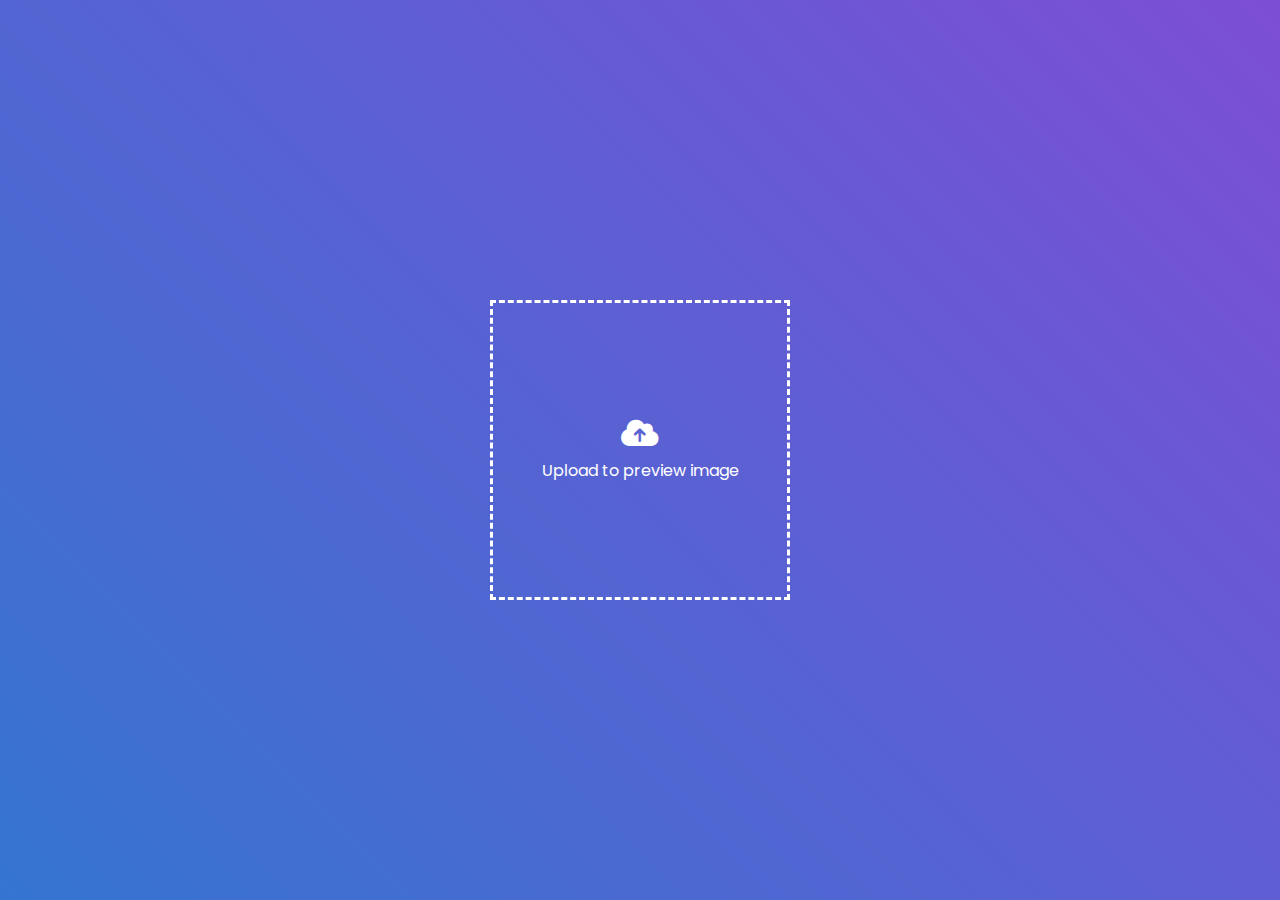
<file: blobBase/index.html>
<!DOCTYPE html>
<html lang="en">
<head>
    <meta charset="UTF-8">
    <meta name="viewport" content="width=device-width, initial-scale=1.0">
    <title>Document</title>
    <link rel="stylesheet" href="./style.css">
    <link rel="stylesheet" href="https://cdnjs.cloudflare.com/ajax/libs/font-awesome/6.5.2/css/all.min.css">
    <link href="https://fonts.googleapis.com/css2?family=Poppins:ital,wght@0,100;0,200;0,300;0,400;0,500;0,600;0,700;0,800;0,900;1,100;1,200;1,300;1,400;1,500;1,600;1,700;1,800;1,900&display=swap" rel="stylesheet">
</head>
<body>
    <span></span>
    <div class="container">
        <label for="my-picture">
            <i class="fa-solid fa-cloud-arrow-up"></i>
            <p>Upload to preview image</p>
            
        </label>
        <input type="file" hidden id="my-picture">
    </div>
</body>
<script src="./main.js"></script>

</html>
</file>
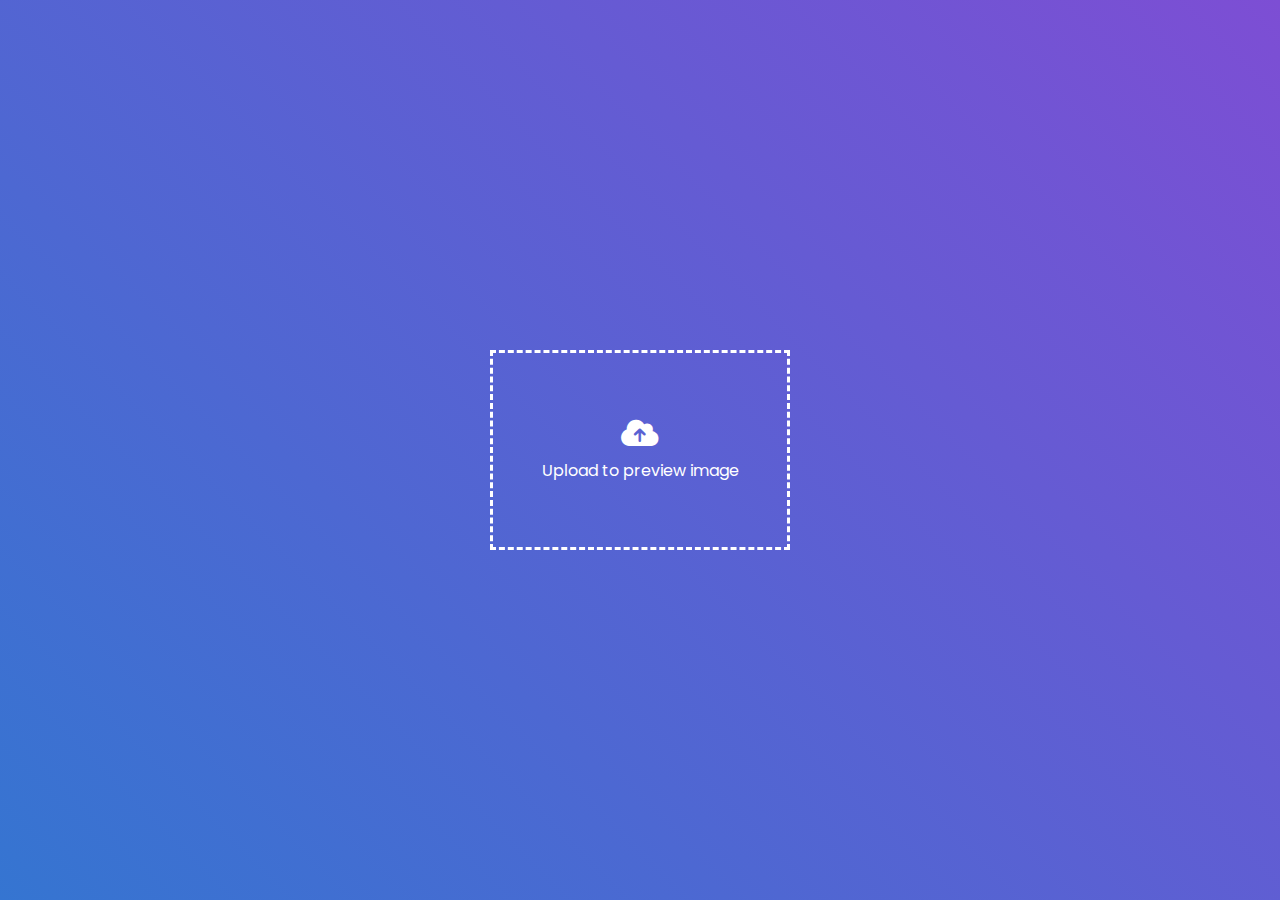
<file: blobBase64/index.html>
<!DOCTYPE html>
<html lang="en">
<head>
    <meta charset="UTF-8">
    <meta name="viewport" content="width=device-width, initial-scale=1.0">
    <title>Document</title>
    <link href="https://fonts.googleapis.com/css2?family=Poppins:ital,wght@0,100;0,200;0,300;0,400;0,500;0,600;0,700;0,800;0,900;1,100;1,200;1,300;1,400;1,500;1,600;1,700;1,800;1,900&display=swap" rel="stylesheet">
    <link rel="stylesheet" href="https://cdnjs.cloudflare.com/ajax/libs/font-awesome/6.5.2/css/all.min.css">
    <link rel="stylesheet" href="./assets/css/style.css">
</head>
<body>
    <div class="container">
        <label for="my-picture">
            <i class="fa-solid fa-cloud-arrow-up"></i>
            <p>Upload to preview image</p>
        </label>
        <input type="file" hidden id="my-picture">
    </div>
</body>
<script src="./assets/css/style.css">

</script>
</html>
</file>
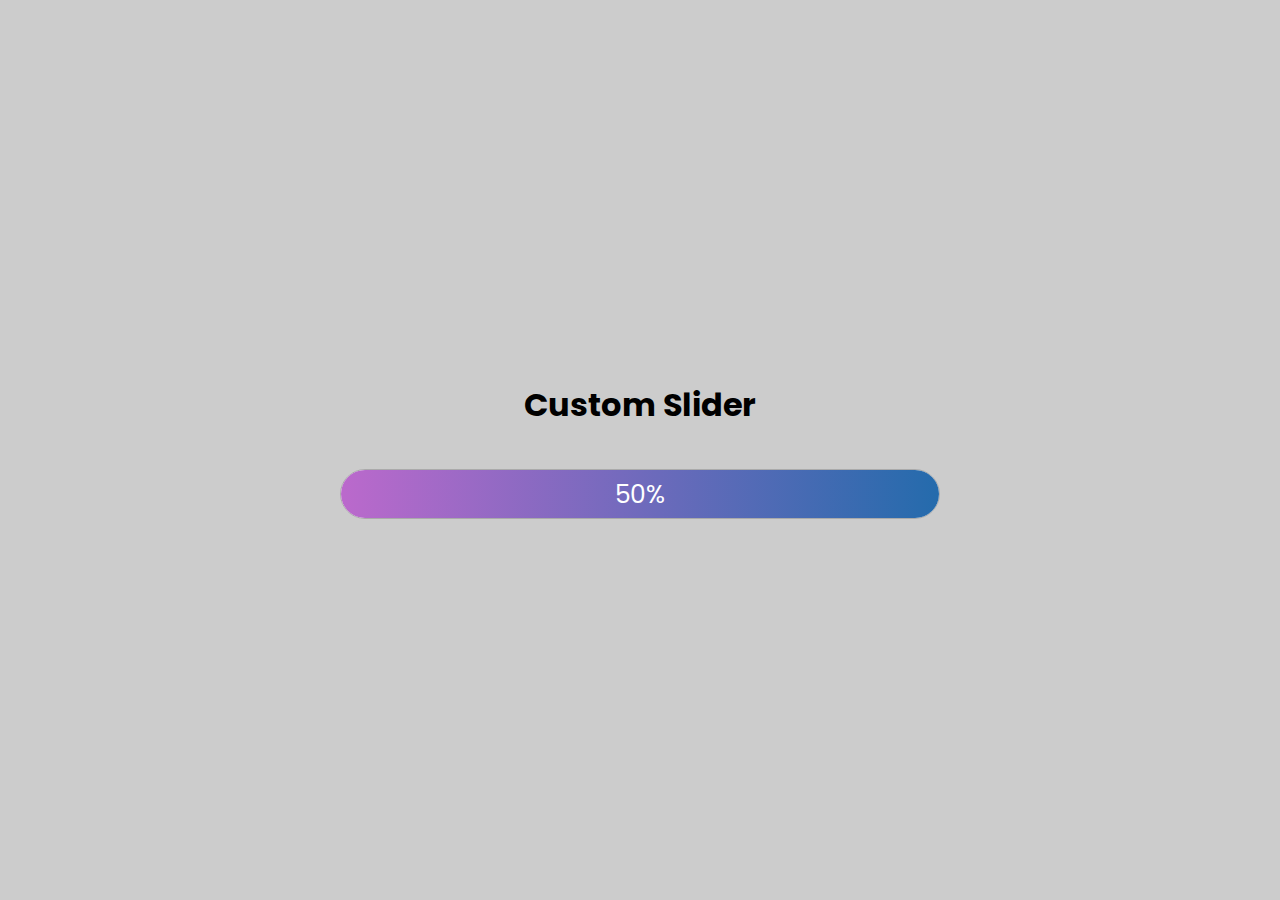
<file: CustomRanger/index.html>
<!DOCTYPE html>
<html lang="en">
<head>
    <meta charset="UTF-8">
    <meta name="viewport" content="width=device-width, initial-scale=1.0">
    <title>Document</title>
    <link rel="stylesheet" href="./assets/css/style.css">
</head>
<body>
    <h1>Custom Slider</h1>
    <div class="range">
        <div class="process">
            <span>50%</span>
        </div>
    </div>
    <!-- <input type="range"> -->
     
</body>
<script src="./js/main.js"></script>
</html>
</file>
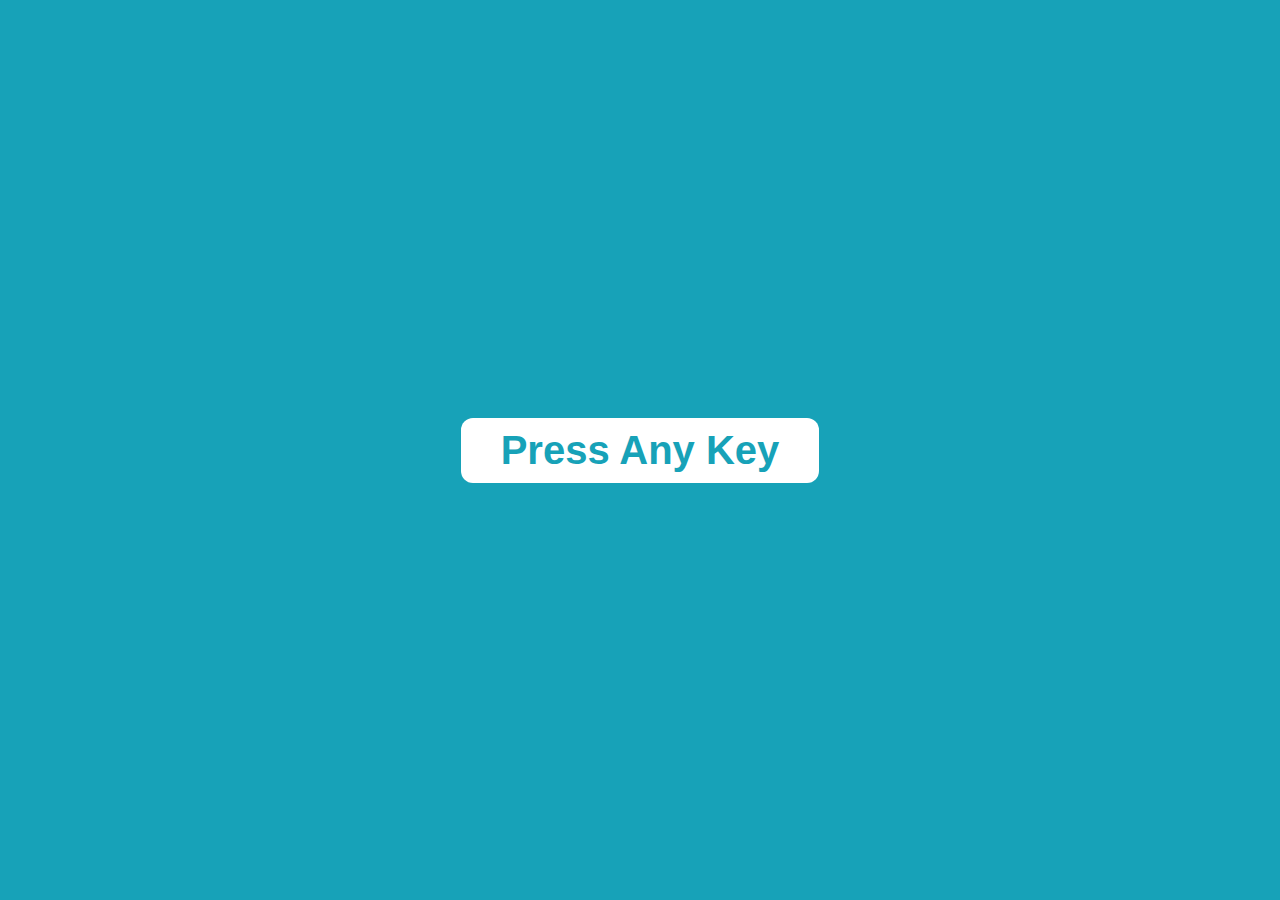
<file: eventKeydown/index.html>
<!DOCTYPE html>
<html lang="en">
<head>
    <meta charset="UTF-8">
    <meta name="viewport" content="width=device-width, initial-scale=1.0">
    <title>Document</title>
    <link rel="stylesheet" href="./assets/css/style.css">
</head>
<body>
    <button class="alert ">Press Any Key</button>
    <div class="box hidden">
        <div class="result">
            30
        </div>
        <div class="detail">
            <div class="card key">
                <p>key</p>
                <p>down</p>
            </div>

            <div class="card location">
                <p>location</p>
                <p>down</p>
            </div>

            <div class="card which">
                <p>which</p>
                <p>down</p>
            </div>

            <div class="card code">
                <p>Code</p>
                <p>down</p>
            </div>
        </div>
    </div>
    <script src="./js/main.js"></script>
</body>
</html>
</file>
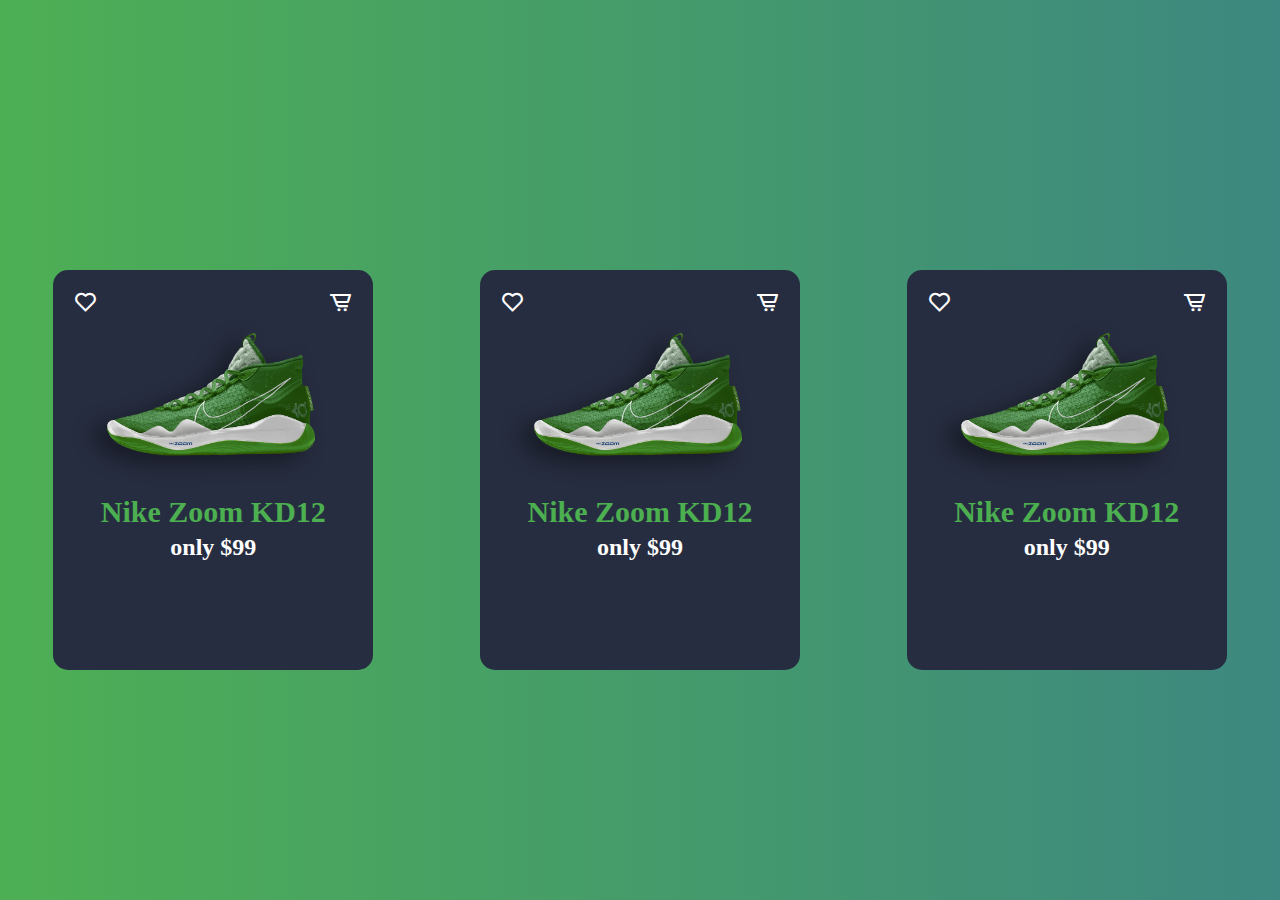
<file: productCard/index.html>
<!DOCTYPE html>
<html lang="en">
<head>
    <meta charset="UTF-8">
    <meta name="viewport" content="width=device-width, initial-scale=1.0">
    <title>Document</title>
    <link href='https://unpkg.com/boxicons@2.1.4/css/boxicons.min.css' rel='stylesheet'>
    <link rel="preconnect" href="https://fonts.googleapis.com">
    <link rel="preconnect" href="https://fonts.gstatic.com" crossorigin>
    <link href="https://fonts.googleapis.com/css2?family=Poppins:ital,wght@0,100;0,200;0,300;0,400;0,500;0,600;0,700;0,800;0,900;1,100;1,200;1,300;1,400;1,500;1,600;1,700;1,800;1,900&display=swap" rel="stylesheet">
    <link rel="stylesheet" href="./assets/css/style.css">
</head>
<body>
    <div class="card">
        <div class="card-header">
            <div class="card__heart">
                <i class='bx bx-heart'></i>
            </div>
            <div class="card__cart">
                <i class='bx bx-cart-alt' ></i>
            </div>
        </div>
        <div class="card__img">
            <img src="./assets/image/NikeZoomKD12.png" alt="">
        </div>
        <div class="card__title">
            Nike Zoom KD12
        </div>
        <div class="card__price">
            only $99
        </div>
        <div class="card__size">
            <h3>Size</h3>
            <span>6</span>
            <span>7</span>
            <span>8</span>
            <span>9</span>
        </div>
        <div class="card__color">
            <h3>Color</h3>
            <p class="card__color--green"></p>
            <p class="card__color--red"></p>
            <p class="card__color--black"></p>
        </div>
        <div class="card__action">
            <button>Buy now</button>
            <button>Add cart</button>
        </div>
    </div>
    <div class="card">
        <div class="card-header">
            <div class="card__heart">
                <i class='bx bx-heart'></i>
            </div>
            <div class="card__cart">
                <i class='bx bx-cart-alt' ></i>
            </div>
        </div>
        <div class="card__img">
            <img src="./assets/image/NikeZoomKD12.png" alt="">
        </div>
        <div class="card__title">
            Nike Zoom KD12
        </div>
        <div class="card__price">
            only $99
        </div>
        <div class="card__size">
            <h3>Size</h3>
            <span>6</span>
            <span>7</span>
            <span>8</span>
            <span>9</span>
        </div>
        <div class="card__color">
            <h3>Color</h3>
            <p class="card__color--green"></p>
            <p class="card__color--red"></p>
            <p class="card__color--black"></p>
        </div>
        <div class="card__action">
            <button>Buy now</button>
            <button>Add cart</button>
        </div>
    </div>
    <div class="card">
        <div class="card-header">
            <div class="card__heart">
                <i class='bx bx-heart'></i>
            </div>
            <div class="card__cart">
                <i class='bx bx-cart-alt' ></i>
            </div>
        </div>
        <div class="card__img">
            <img src="./assets/image/NikeZoomKD12.png" alt="">
        </div>
        <div class="card__title">
            Nike Zoom KD12
        </div>
        <div class="card__price">
            only $99
        </div>
        <div class="card__size">
            <h3>Size</h3>
            <span>6</span>
            <span>7</span>
            <span>8</span>
            <span>9</span>
        </div>
        <div class="card__color">
            <h3>Color</h3>
            <p class="card__color--green"></p>
            <p class="card__color--red"></p>
            <p class="card__color--black"></p>
        </div>
        <div class="card__action">
            <button>Buy now</button>
            <button>Add cart</button>
        </div>
    </div>
</body>
</html>
</file>
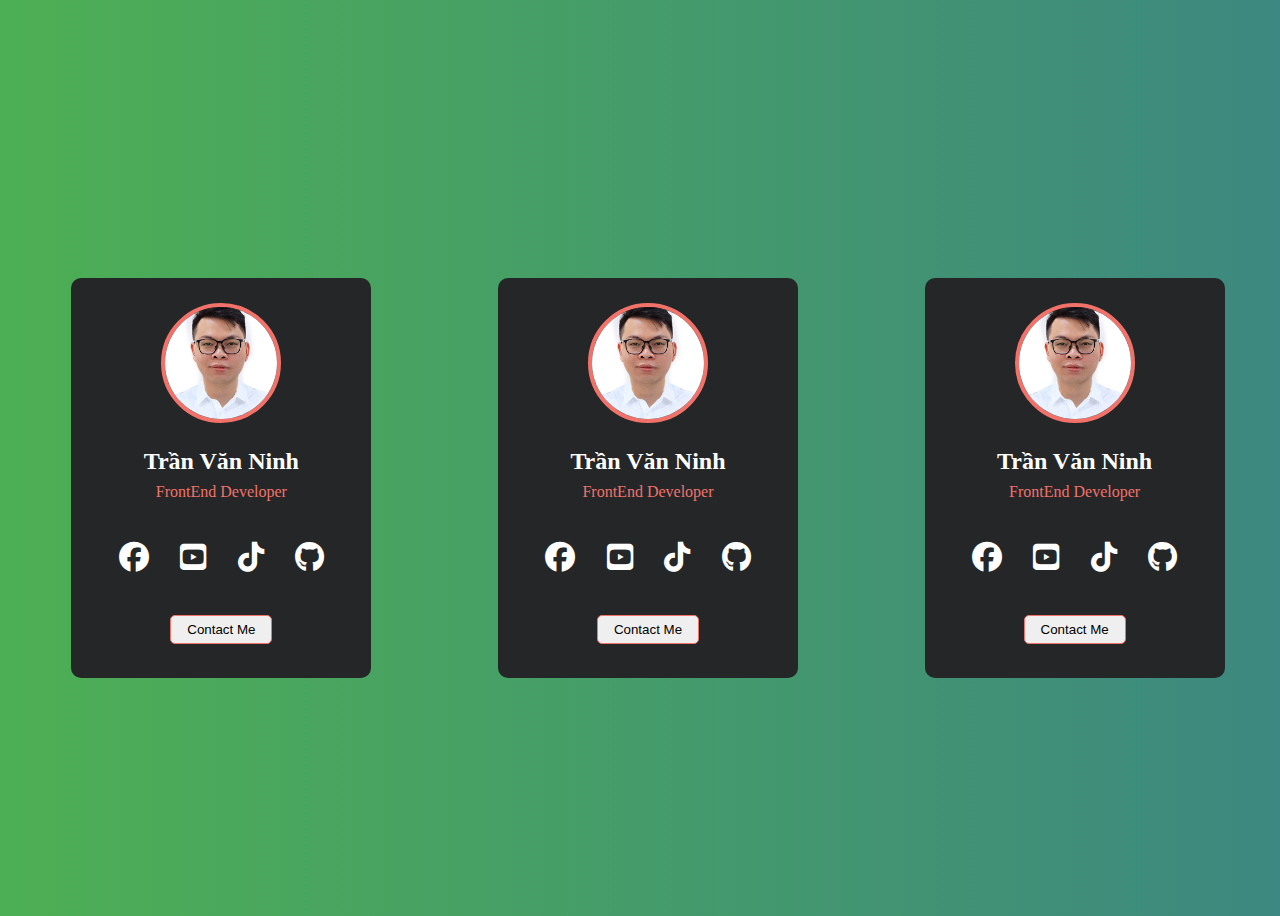
<file: profileCard/index.html>
<!DOCTYPE html>
<html lang="en">
  <head>
    <meta charset="UTF-8" />
    <meta name="viewport" content="width=device-width, initial-scale=1.0" />
    <title>Document</title>
    <link rel="stylesheet" href="https://cdnjs.cloudflare.com/ajax/libs/font-awesome/6.5.2/css/all.min.css">
    <link rel="stylesheet" href="./assets/css/style.css" />
  </head>
  <body>
    <div class="card">
      <div class="card__img">
        <img src="./assets/img/DSC02779.jpg" alt="">
      </div>
      <h2>Trần Văn Ninh</h2>
      <p>FrontEnd Developer</p>
      <div class="social">
        <a href="https://www.facebook.com/neunhansinhcotheluachontachicaumotmanhchantinh" title="https://www.facebook.com/neunhansinhcotheluachontachicaumotmanhchantinh">
            <i class="fa-brands fa-facebook"></i>
        </a>

        <a href="">
            <i class="fa-brands fa-square-youtube"></i>
        </a>

        <a href="">
            <i class="fa-brands fa-tiktok"></i>
        </a>

        <a href="" href="https://github.com/tran-van-ninh" title="https://github.com/tran-van-ninh">
            <i class="fa-brands fa-github"></i>
        </a>

      </div>
      <button>Contact Me</button>
    </div>

    <div class="card">
      <div class="card__img">
        <img src="./assets/img/DSC02779.jpg" alt="">
      </div>
      <h2>Trần Văn Ninh</h2>
      <p>FrontEnd Developer</p>
      <div class="social">
        <a href="https://www.facebook.com/neunhansinhcotheluachontachicaumotmanhchantinh" title="https://www.facebook.com/neunhansinhcotheluachontachicaumotmanhchantinh">
            <i class="fa-brands fa-facebook"></i>
        </a>

        <a href="">
            <i class="fa-brands fa-square-youtube"></i>
        </a>

        <a href="">
            <i class="fa-brands fa-tiktok"></i>
        </a>

        <a href="" href="https://github.com/tran-van-ninh" title="https://github.com/tran-van-ninh">
            <i class="fa-brands fa-github"></i>
        </a>

      </div>
      <button>Contact Me</button>
    </div>

    <div class="card">
      <div class="card__img">
        <img src="./assets/img/DSC02779.jpg" alt="">
      </div>
      <h2>Trần Văn Ninh</h2>
      <p>FrontEnd Developer</p>
      <div class="social">
        <a href="https://www.facebook.com/neunhansinhcotheluachontachicaumotmanhchantinh" title="https://www.facebook.com/neunhansinhcotheluachontachicaumotmanhchantinh">
            <i class="fa-brands fa-facebook"></i>
        </a>

        <a href="">
            <i class="fa-brands fa-square-youtube"></i>
        </a>

        <a href="">
            <i class="fa-brands fa-tiktok"></i>
        </a>

        <a  href="https://github.com/tran-van-ninh" title="https://github.com/tran-van-ninh">
            <i class="fa-brands fa-github"></i>
        </a>

      </div>
      <button>Contact Me</button>
    </div>
  </body>
</html>
</file>
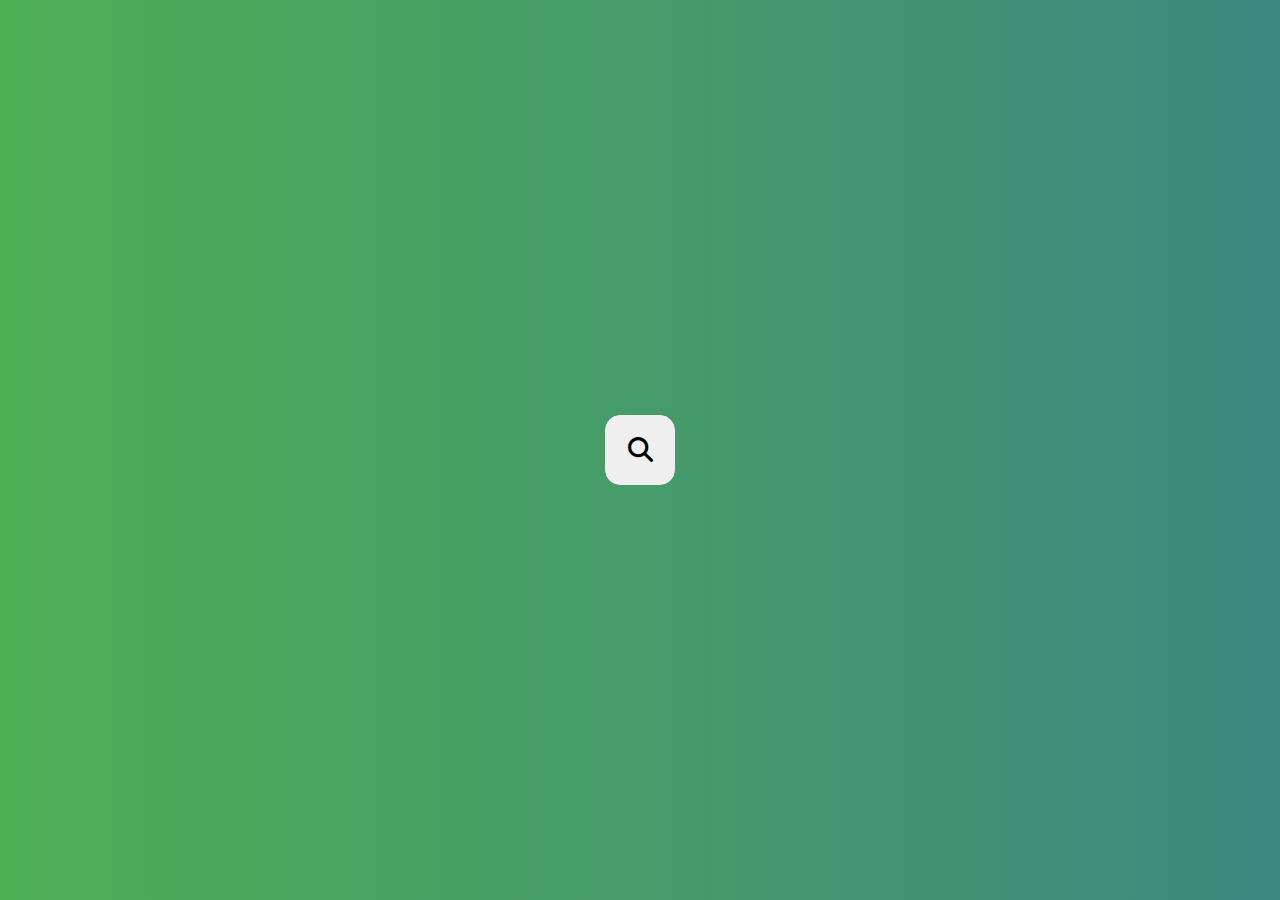
<file: searchBox/index.html>
<!DOCTYPE html>
<html lang="en">
<head>
    <meta charset="UTF-8">
    <meta name="viewport" content="width=device-width, initial-scale=1.0">
    <title>Document</title>
    <link rel="stylesheet" href="https://cdnjs.cloudflare.com/ajax/libs/font-awesome/6.5.2/css/all.min.css">
    <link rel="stylesheet" href="./assets/css/style.css">
</head>
<body>
    <div class="search-box">
        <input type="text" class="search-box__input">
        <button class="search-box__btn"><i class="fa-solid fa-magnifying-glass"></i></button>
    </div>
    <script src="./js/main.js"></script>
</body>
</html>
</file>
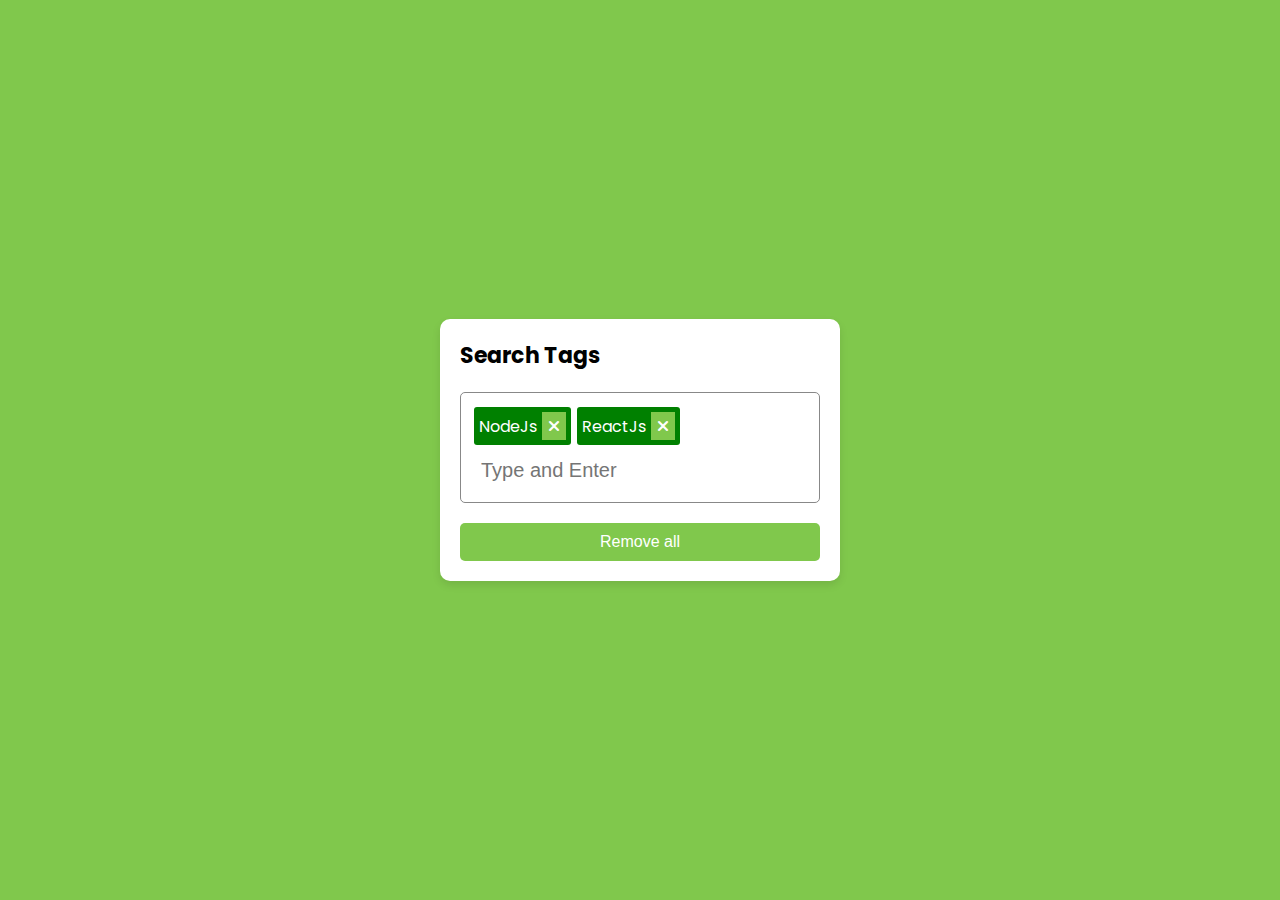
<file: searchTag/index.html>
<!DOCTYPE html>
<html lang="en">
<head>
    <meta charset="UTF-8">
    <meta name="viewport" content="width=device-width, initial-scale=1.0">
    <title>Search Tag</title>
    <link rel="stylesheet" href="https://cdnjs.cloudflare.com/ajax/libs/font-awesome/6.5.2/css/all.min.css">
    <link rel="stylesheet" href="./assets/css/style.css">
</head>
<body>
    <div class="wrapper">
        <h2 class="title">Search Tags</h2>
        <div class="content">
            <!-- <li>
                Toán
                <i class="fa-solid fa-xmark"></i>
            </li>
            <li>
                Toán
                <i class="fa-solid fa-xmark"></i>
            </li> -->
            <input required type="text" placeholder="Type and Enter">
        </div>
        <button class="remove-all">Remove all</button>
    </div>
    <script src="./js/main.js"></script>
</body>
</html>
</file>
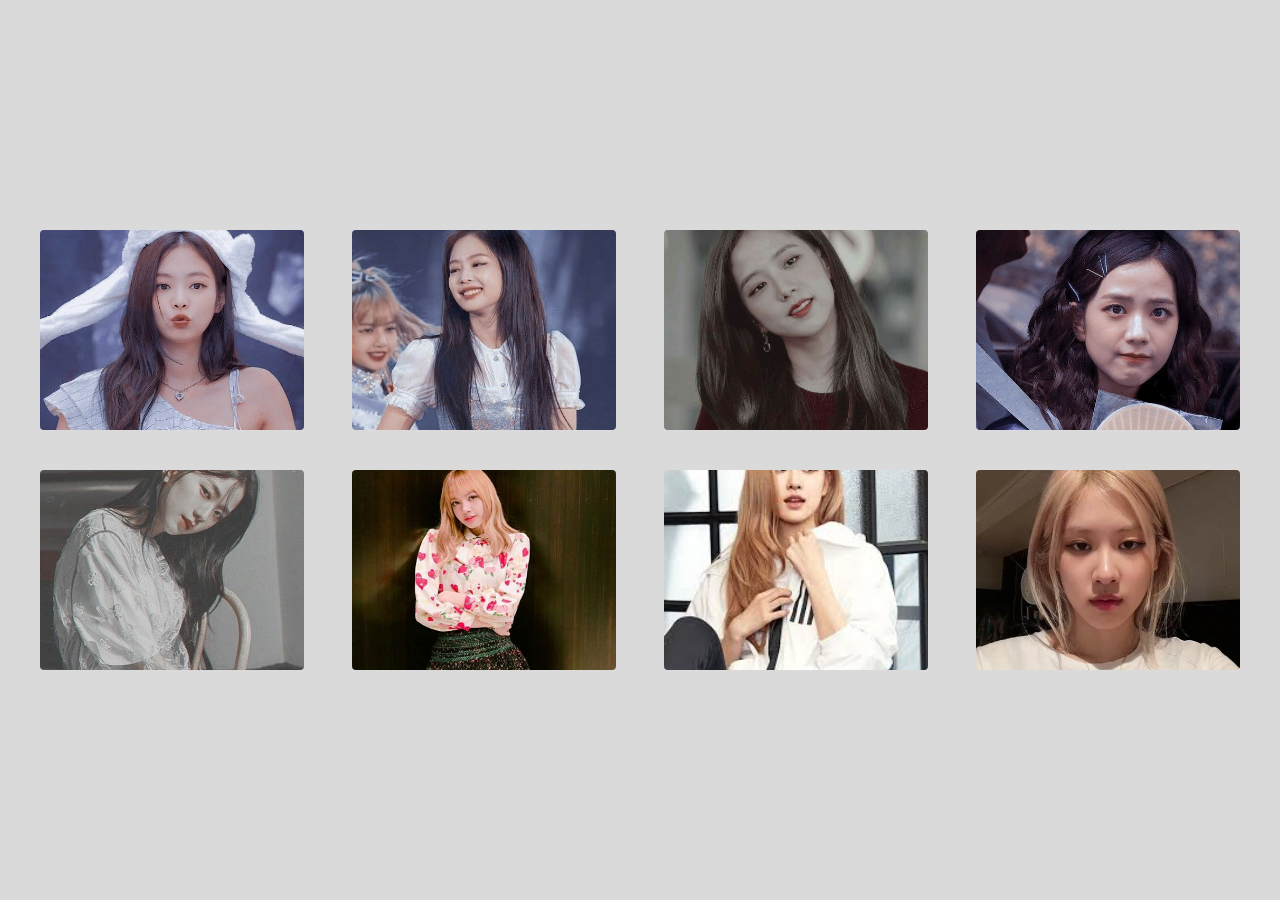
<file: showImage/index.html>
<!DOCTYPE html>
<html lang="en">
<head>
    <meta charset="UTF-8">
    <meta name="viewport" content="width=device-width, initial-scale=1.0">
    <title>Document</title>
    <link rel="stylesheet" href="https://cdnjs.cloudflare.com/ajax/libs/font-awesome/6.5.2/css/all.min.css">
    <link rel="stylesheet" href="./assets/css/style.css">
</head>
<body>
    <div class="wrapper">
        <div class="image">
            <img src="./assets/img/jennie.jpg" alt="">
        </div>
        <div class="image">
            <img src="./assets/img/jennie1.jpg" alt="">
        </div>
        <div class="image">
            <img src="./assets/img/jisoo.jpg" alt="">
        </div>
        <div class="image">
            <img src="./assets/img/jisoo1.jpg" alt="">
        </div>
        <div class="image">
            <img src="./assets/img/jisoo2.jpg" alt="">
        </div>
        <div class="image">
            <img src="./assets/img/lisa.jpg" alt="">
        </div>
        <div class="image">
            <img src="./assets/img/rose.jpg" alt="">
        </div>
        <div class="image">
            <img src="./assets/img/rose1.jpg" alt="">
        </div>
    </div>

    <div class="gallery">
        <i class="fa-solid fa-xmark close"></i>
        <div class="gallery__inner">
            <img src="./assets/img/jennie.jpg" alt="">
        </div>
        <div class="control__prev">
            <i class="fa-solid fa-chevron-left"></i>
        </div>
        <div class="control__next">
            <i class="fa-solid fa-chevron-right"></i>
        </div>
    </div>
    <script src="./js/main.js"></script>
</body>
</html>
</file>
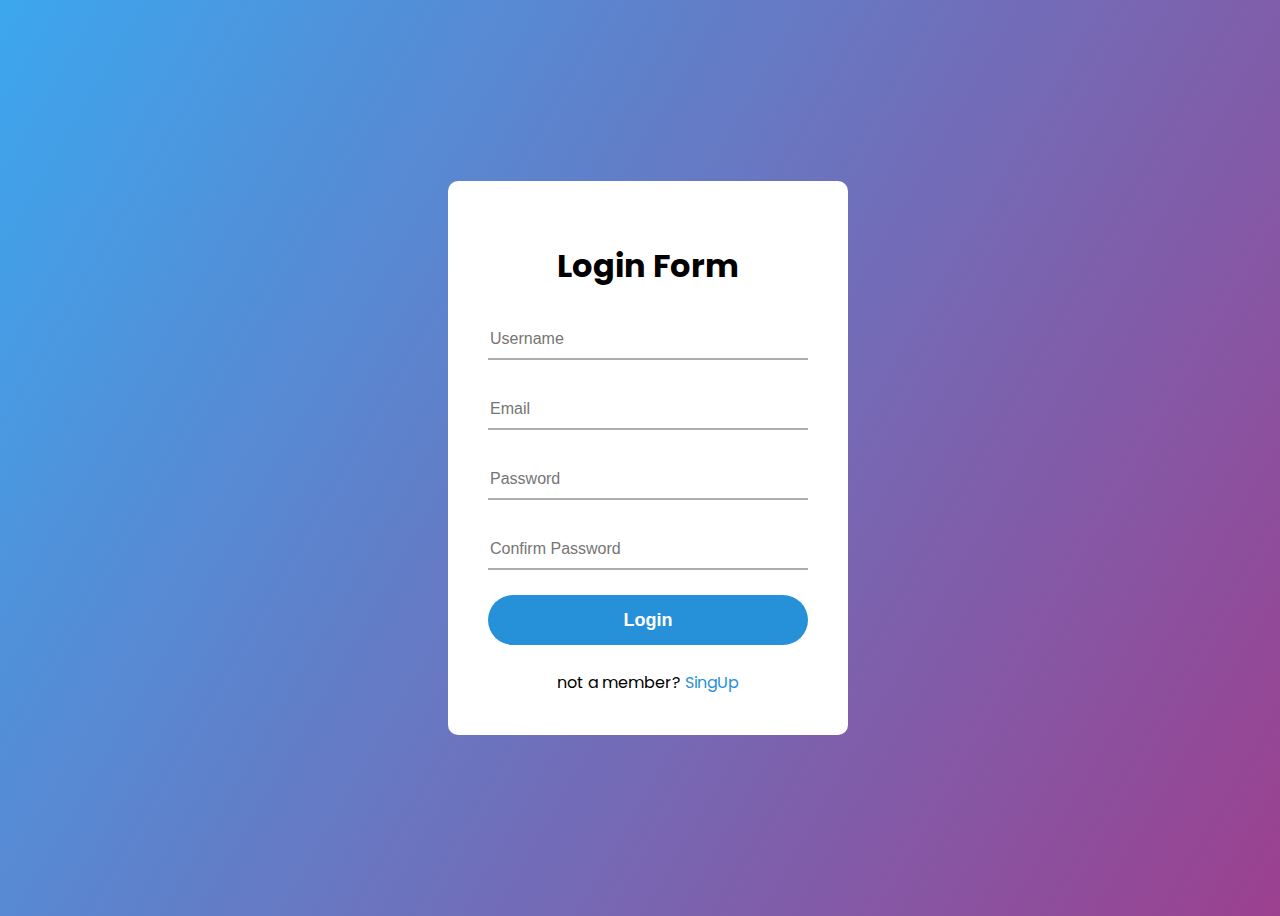
<file: validateForm/index.html>
<!DOCTYPE html>
<html lang="en">
<head>
    <meta charset="UTF-8">
    <meta name="viewport" content="width=device-width, initial-scale=1.0">
    <title>Document</title>
    <link rel="stylesheet" href="./assets/css/style.css">
</head>
<body>
    <div class="container">
        <form action="">
            <h1>Login Form</h1>
            <div class="form-control ">
                <input id="username" type="text" placeholder="Username">
                <small></small>
                <span></span>
            </div>

            <div class="form-control ">
                <input id="email" type="email" placeholder="Email">
                <small></small>
                <span></span>
            </div>

            <div class="form-control ">
                <input id="password" type="password" placeholder="Password">
                <small></small>
                <span></span>
            </div>

            <div class="form-control ">
                <input id="confirm-password" type="password" placeholder="Confirm Password">
                <small></small>
                <span></span>
            </div>

            <button type="submit" class="btn-submit">Login</button>
            <div class="signup-link">
                not a member? <a href="">SingUp</a>
            </div>
        </form>
    </div>

    <script src="./js/main.js"></script>
</body>
</html>
</file>
<file: blobBase/style.css>
*{
    margin: 0;
    padding: 0;
    box-sizing: border-box;
    font-family: 'Poppins', 'Helvetica Neue';

}

body{
    box-sizing: border-box;
    display: flex;
    align-items: center;
    justify-content: center;
    height: 100vh;
    overflow: hidden;
    background: linear-gradient(45deg, #3575d1, #7d4ed4);
    flex-direction: column;
}
label{
    width: 300px;
    height:300px;
    border: 3px dashed #fff;
    flex-direction: column;
    display: flex;
    align-items: center;
    justify-content: center;
    color: #fff;
    cursor: pointer;
    position: relative;
}
label i{
    font-size: 30px;
    margin-bottom: 10px;
}

label img{
    width: 100%;
    height: 100%;
    object-fit:cover;
    position: absolute;
    top: 0;
    left: 0;
}
span{
    color: #fff;
}
</file>
<file: blobBase64/assets/css/style.css>
*{
    box-sizing: inherit;
    margin: 0;
    padding: 0;
}

html{
    font-family: 'Poppins', 'Helvetica Neue';
    box-sizing: border-box;
}

body{
    box-sizing: border-box;
    display: flex;
    align-items: center;
    justify-content: center;
    height: 100vh;
    overflow: hidden;
    background: linear-gradient(45deg, #3575d1, #7d4ed4);
    
}
label{
    width: 300px;
    height:200px;
    border: 3px dashed #fff;
    flex-direction: column;
    display: flex;
    align-items: center;
    justify-content: center;
    color: #fff;
    cursor: pointer;
}
label i{
    font-size: 30px;
    margin-bottom: 10px;
}
</file>
<file: CustomRanger/assets/css/style.css>
@import url('https://fonts.googleapis.com/css2?family=Poppins:ital,wght@0,100;0,200;0,300;0,400;0,500;0,600;0,700;0,800;0,900;1,100;1,200;1,300;1,400;1,500;1,600;1,700;1,800;1,900&display=swap');

*{
    margin: 0;
    padding: 0;
    box-sizing: border-box;
}
body{
    height:100vh;
    align-items: center;
    justify-content: center;
    display: flex;
    background-color: rgba(0, 0, 0, 0.2);
    flex-direction: column;
    font-family: "Poppins";
}

h1{
    margin-bottom: 40px;
}

.range{
    width: 600px;
    border: 1px solid #aaa;
    background: white;
    border-radius: 25px;
    height:50px;
    position: relative;
    overflow: hidden;
}

#range::-webkit-slider-thumb{
    appearance: none;
    height: 50px;
    width: 50px;
    background: yellow;
}

.process{
    background-image: linear-gradient(to right, #bb69cc, #246bac);
    position: absolute;
    top: 0;
    left: 0;
    width: 100%;
    height: 50px;
    display: flex;
    justify-content: center;
    align-items: center;
    color: white;
    font-size: 25px;
}
</file>
<file: eventKeydown/assets/css/style.css>
@import url('https://fonts.googleapis.com/css2?family=Poppins:ital,wght@0,100;0,200;0,300;0,400;0,500;0,600;0,700;0,800;0,900;1,100;1,200;1,300;1,400;1,500;1,600;1,700;1,800;1,900&display=swap');

*{
    box-sizing: inherit;
    margin: 0;
    padding: 0;
    /* border: 1px solid black; */
}


body{
    font-family: 'Poppins';
    height: 100vh;
    width: 100vw;
    overflow: hidden;
    background: #17a2b8;
    color: white;
    display: flex;
    flex-direction: column;
    justify-content: center;
    align-items: center;
}

.hidden {
    display: none;
}

.alert{
    font-size: 40px;
    color: #17a2b8;
    background-color: #fff;
    padding: 10px 40px;
    border-radius: 12px;
    outline: none;
    border: none;
    font-weight: 600;
}

/* .box{
    display: flex;
    flex-direction: column;
    justify-content: center;
    align-items: center;
} */

.box .result{
    width: 250px;
    height: 250px;
    border-radius: 50%;
    border: 7px solid white;
    display: flex;
    justify-content: center;
    align-items: center;
    font-size: 70px;
    font-weight: 600;
    margin: auto;
    margin-bottom: 60px;;
}

.detail{
    display: flex;

    
}
.card{
    width: 300px;
    background-color: white;
    border-radius: 10px;
    overflow: hidden;
    margin: 0 20px;
}

.card p{
    padding: 10px;
    text-align: center;
    color: black;
    font-size: 20px;
}

.card p:first-child{
    background: #78c0c9;
    color: white;
    
}

.card:last-child{
   
}
</file>
<file: productCard/assets/css/style.css>
:root{
    --primary-color: #4caf50
}
*{
    box-sizing: inherit;
}
body{
    padding: 0;
    margin: 0;
    height: 100vh;
    width: 100vw;
    background-image: linear-gradient( to right, #4daf54, #3d8880);
    box-sizing: border-box;
    display: flex;
}
.card{
    margin: 30vh auto;
    width: 320px;
    height:400px;
    background: #272d40;
    padding:20px;
    border-radius: 15px;
    color: white;
}
.card-header{
    display: flex;
    justify-content: space-between;
}
.card__heart ,.card__cart{
    font-size: 25px;
    cursor: pointer;
}

.card__img{
    width: 90%;
    /* transform: translateY(-90px) rotate(-20deg); */
    transition: 0.5s;
}

.card__img img{
    width: 100%;
    object-fit: cover;
}

.card__title,.card__price,.card__size ,.card__color,.card__action{
    display: flex;
    font-weight: bold;
    align-items: center;
    margin: 5px;
    transition: .5s ;
}

.card__title{
    justify-content: center;
    font-size: 30px;
    color: var(--primary-color);
}
.card__price{
    justify-content: center;
    font-size: 24px;
}

.card__size {
    display: none;
    margin-top:300px;
}

.card__size span{
    margin: 0 5px ;
    padding: 5px 15px;
    background-color: #fff;
    border-radius: 5px;
    color: #000;
    cursor: pointer;
}

.card__color{
    display: none;
}

.card__color p{
    width: 20px;
    height: 20px;
    border-radius: 50%;
    cursor: pointer;
    margin: 5px;
}

.card__color--green{
    background-color: green;
}
.card__color--red{
    background-color: red;
}
.card__color--black{
    background-color: #000;
}
.card__action{
    display: none;
    margin: 5px 0;
}

.card__action button{
    font-size: 15px;
    color: #fff;
    border: 1px solid var(--primary-color);
    background-color: var(--primary-color);
    border-radius: 5px;
    padding: 5px 20px;
    margin: 5px;
    cursor: pointer;
    transform: 0.25s linear;
}

.card__action button:first-child{
    margin-right: 10px;
}

.card:hover .card__img{
    transform: translateY(-90px) rotate(-20deg);
}

.card:hover .card__title {
    transform: translate(-24px, -90px);
}

.card:hover .card__price {
    transform: translate(-92px, -90px);
}

.card__size span:hover{
    box-shadow: 0px 0px 4px 3px var(--primary-color);
}

.card__color--green:hover,
.card__color--black:hover,
.card__color--red:hover{
    box-shadow: 0px 0px 3px 2px;
}

.card:hover .card__color,
.card:hover .card__size,
.card:hover .card__action {
    display: flex;
    animation: pullUp 0.5s linear forwards;
}

@keyframes pullUp{
    from{
        opacity: 0;
        transform: translateY(0);
    }to{
        opacity: 1;
        transform: translateY(-390px);
    }
}
.card__action button:hover{
    transform: scale(90%);
}
</file>
<file: profileCard/assets/css/style.css>
:root{
    --primary-color: #f2726a
}

@import url('https://fonts.googleapis.com/css2?family=Poppins:ital,wght@0,100;0,200;0,300;0,400;0,500;0,600;0,700;0,800;0,900;1,100;1,200;1,300;1,400;1,500;1,600;1,700;1,800;1,900&display=swap');

*{
    box-sizing: inherit;
}

html{
    margin: 0;
    padding:0;
   
}

body{
    height: 100vh;
    width: 100vw;
    background-image: linear-gradient( to right, #4daf54, #3d8880);
    display: flex;
    box-sizing: border-box;
    font-family: "poppins";
}

.card{
    margin: 30vh auto;
    width: 300px;
    height: 400px;
    background-color: #242628;
    border-radius: 10px;
    text-align: center;
    overflow: hidden;
}

.card__img{
    width: 120px;
    height:120px;
    margin:25px auto;
    border-radius: 50%;
    border: 4px solid var(--primary-color);
    overflow: hidden;
    transition: 0.5s ease;
}

.card__img img{
    width: 100%;
    height:100%;
    object-fit: cover;
}

.card h2{
    color: #fff;
    margin:  20px 0 0 0;
}

.card p{
    color: var(--primary-color);
    margin: 8px 0 0 0;
    margin-bottom: 40px;
}

.card .social a{
    color: #fff;
    text-decoration: none;
    list-style: none;
    margin: 0 12px;
    font-size: 30px;
}

.card button{
    margin-top: 40px;
    padding: 6px 16px;
    border: 1px solid var(--primary-color);
    border-radius: 5px;
    cursor: pointer;
}

.card button:hover{
    background-color: var(--primary-color);
    color: #fff;
}

.card__img:hover{
    width: 100%;
    height:100%;
    border: none;
    border-radius:unset;
    margin-top:0px;
}

.card .social a i:hover{
    background-color: var(--primary-color);
}
</file>
<file: searchBox/assets/css/style.css>
*{
    margin: 0;
    padding: 0;
    /* border: 1px solid black; */
    box-sizing: inherit;
}

html{
    box-sizing: border-box;
}

body{
    width: 100vw;
    height: 100vh;
    display: flex;
    justify-content: center;
    align-items: center;
    background-image: linear-gradient( to right, #4daf54, #3d8880);
    overflow: hidden;
}

.search-box{
    width: 70px;
    height: 70px;
    background-color: black;
    overflow: hidden;
    position: relative;
    border-radius: 15px;
    transition: all 0.5s ease;
}
.search-box__input{
    width: 100%;
    height: 100%;
    background: transparent;
    color: #fff;
    font-size: 35px;
    padding: 20px 90px 20px 20px;
    outline: none;
}
.search-box__btn{
   position: absolute;
   width: 70px;
   height: 70px;
   right: 0;
   top: 0;
   font-size: 25px;
   border: none;
   outline: none;
}

.search-box.open{
    width: 400px;
}
</file>
<file: searchTag/assets/css/style.css>
@import url('https://fonts.googleapis.com/css2?family=Poppins:ital,wght@0,100;0,200;0,300;0,400;0,500;0,600;0,700;0,800;0,900;1,100;1,200;1,300;1,400;1,500;1,600;1,700;1,800;1,900&display=swap');

*{
    box-sizing: inherit;
    margin: 0;
    padding: 0;
    /* border: 1px solid black; */
}

body{
    height: 100vh;
    width: 100vw;
    box-sizing: border-box;
    overflow: hidden;
    font-family: 'Poppins';
    background: #80c84c;
    display: flex;
    justify-content: center;
    align-items: center;
}

.wrapper{
    background: white;
    border-radius: 10px;
    width: 100%;
    max-width: 400px;
    min-width: 300px;
    padding: 20px;
    box-shadow: 0 4px 8px rgba(0,0,0,0.1);
}

.title{
    font-size: 22px;
}

.content{
    border: 1px solid #888;
    padding: 10px;
    display: flex;
    flex-wrap: wrap;
    margin-top: 20px;
    border-radius: 5px;
    overflow-wrap:anywhere;
    overflow-y: auto;
    max-height: 60vh;
}

.content li{
    background: green;
    color: white;
    border-radius: 3px;
    list-style: none;
    margin: 4px 3px;
    padding: 5px;
    display: flex;
    justify-content: space-between;
    align-items: center;
}

.content li i{
    font-size: 16px;
    margin-left: 5px;
    cursor: pointer;
    background-color: #80c84c;
    padding: 6px;
    color: #fff;
}

.content input{
    border: none;
    outline: none;
    font-size: 20px;
    margin: 10px;
    flex: 1;

}

.remove-all{
    background: #80c84c;
    border: none;
    outline: none;
    border-radius: 5px;
    color: white;
    padding: 10px 20px;
    font-size: 16px;
    margin-top: 20px;
    cursor: pointer;
    width: 100%;
}
</file>
<file: showImage/assets/css/style.css>
*{  
    margin: 0;
    padding: 0;
    box-sizing: inherit;
    /* border: 1px solid #000; */
}

body{
    height: 100vh;
    width: 100vw;
    background-color: #dadada;
    overflow: hidden;
    box-sizing: border-box;
    display: flex;
    align-items: center;
}

.wrapper{
    margin: auto;
    max-width: 1200px;
    width: 100%;
    display: flex;
    justify-content: space-between;
    align-items: center;
    flex-wrap: wrap;
}

.wrapper .image{
    width: 22%;
    height: 200px;
    border-radius: 4px;
    overflow: hidden;
    margin: 20px 0;
}

img{
    width: 100%;
    height: 100%;
    offset-position: center;
    object-fit:cover;
    transition: 0.35s linear;
}

.wrapper .image img:hover{
    transform: scale(1.2);
}

.gallery{
    position: fixed;
    width: 100%;
    height:100%;
    background-color: rgba(0,0,0,0.8);
    display: flex;
    justify-content: center;
    align-items: center;
    color: #fff;
    opacity: 0;
    pointer-events: none;
    transform: scale(0.5);
    transition: 0.3s linear;
}


.gallery img{
    max-height: 700px;
    width: 700px;
    max-width: 100%;
}

.close{
    position: fixed;
    top: 15px;
    right: 15px;
    font-size: 30px;
    cursor: pointer;
}

.show__image{
    opacity: 1;
    pointer-events: auto;
    transform: scale(1);
}

.control__prev,.control__next{
    font-size: 35px;
    color: rgba(255,255,255,0.8);
    position: absolute;
    cursor: pointer;
}

.control__prev{
    left: 15px;
}

.control__next{
    right: 15px;
}


.control__prev:hover{
    opacity: 0.5;
}

.control__next:hover{
    opacity: 0.5;
}

.hidden{
    display: none;
}
</file>
<file: validateForm/assets/css/style.css>
@import url('https://fonts.googleapis.com/css2?family=Poppins:ital,wght@0,100;0,200;0,300;0,400;0,500;0,600;0,700;0,800;0,900;1,100;1,200;1,300;1,400;1,500;1,600;1,700;1,800;1,900&display=swap');

:root{
    --success-color:#2691d9;
    --error-color: #e74c3c;

}

*{
    box-sizing: inherit;
}

body{
    height: 100vh;
    width: 100vw;
    overflow: hidden;
    box-sizing: border-box;
    background: linear-gradient(120deg, #3ca7ee, #9b408f);
    font-family: 'Poppins';
    display: flex;
    justify-content: center;
    align-items: center;
}

.container{
    width: 400px;
    border: none;
    border-radius: 10px;
    background: white;
    padding: 40px;
}

.container h1{
    text-align: center;
}

.form-control{
    width: 100%;
    position: relative;
    margin-top: 30px;
}

.form-control input{
    width: 100%;
    height: 40px;
    font-size: 16px;
    border: none;
    outline: none;
    border-bottom: 2px solid #adadad;
}

.form-control span{
    position: absolute;
    border-bottom: 3px solid var(--success-color);
    top:39px;
    left: 0;
    width: 0%;
    transition: 0.4s;
    
}

.form-control input:focus ~ span{
    width: 100%;
}

.form-control.error small{
    color: var(--error-color);
}

.form-control.error input{
    border-bottom: 2px solid var(--error-color);
}

.btn-submit{
    width: 100%;
    height: 50px;
    border-radius: 25px;
    border: none;
    outline: none;
    background: var(--success-color);
    color: white;
    font-size: 18px;
    font-weight: bold;
    margin: 25px 0;
    cursor: pointer;
    transition: 1s;
}

.btn-submit:hover{
    background: #08609a;
}

.signup-link{
    text-align: center;
}

.signup-link a{
    color: var(--success-color);
    text-decoration: none;
    cursor: pointer;
}
</file>
